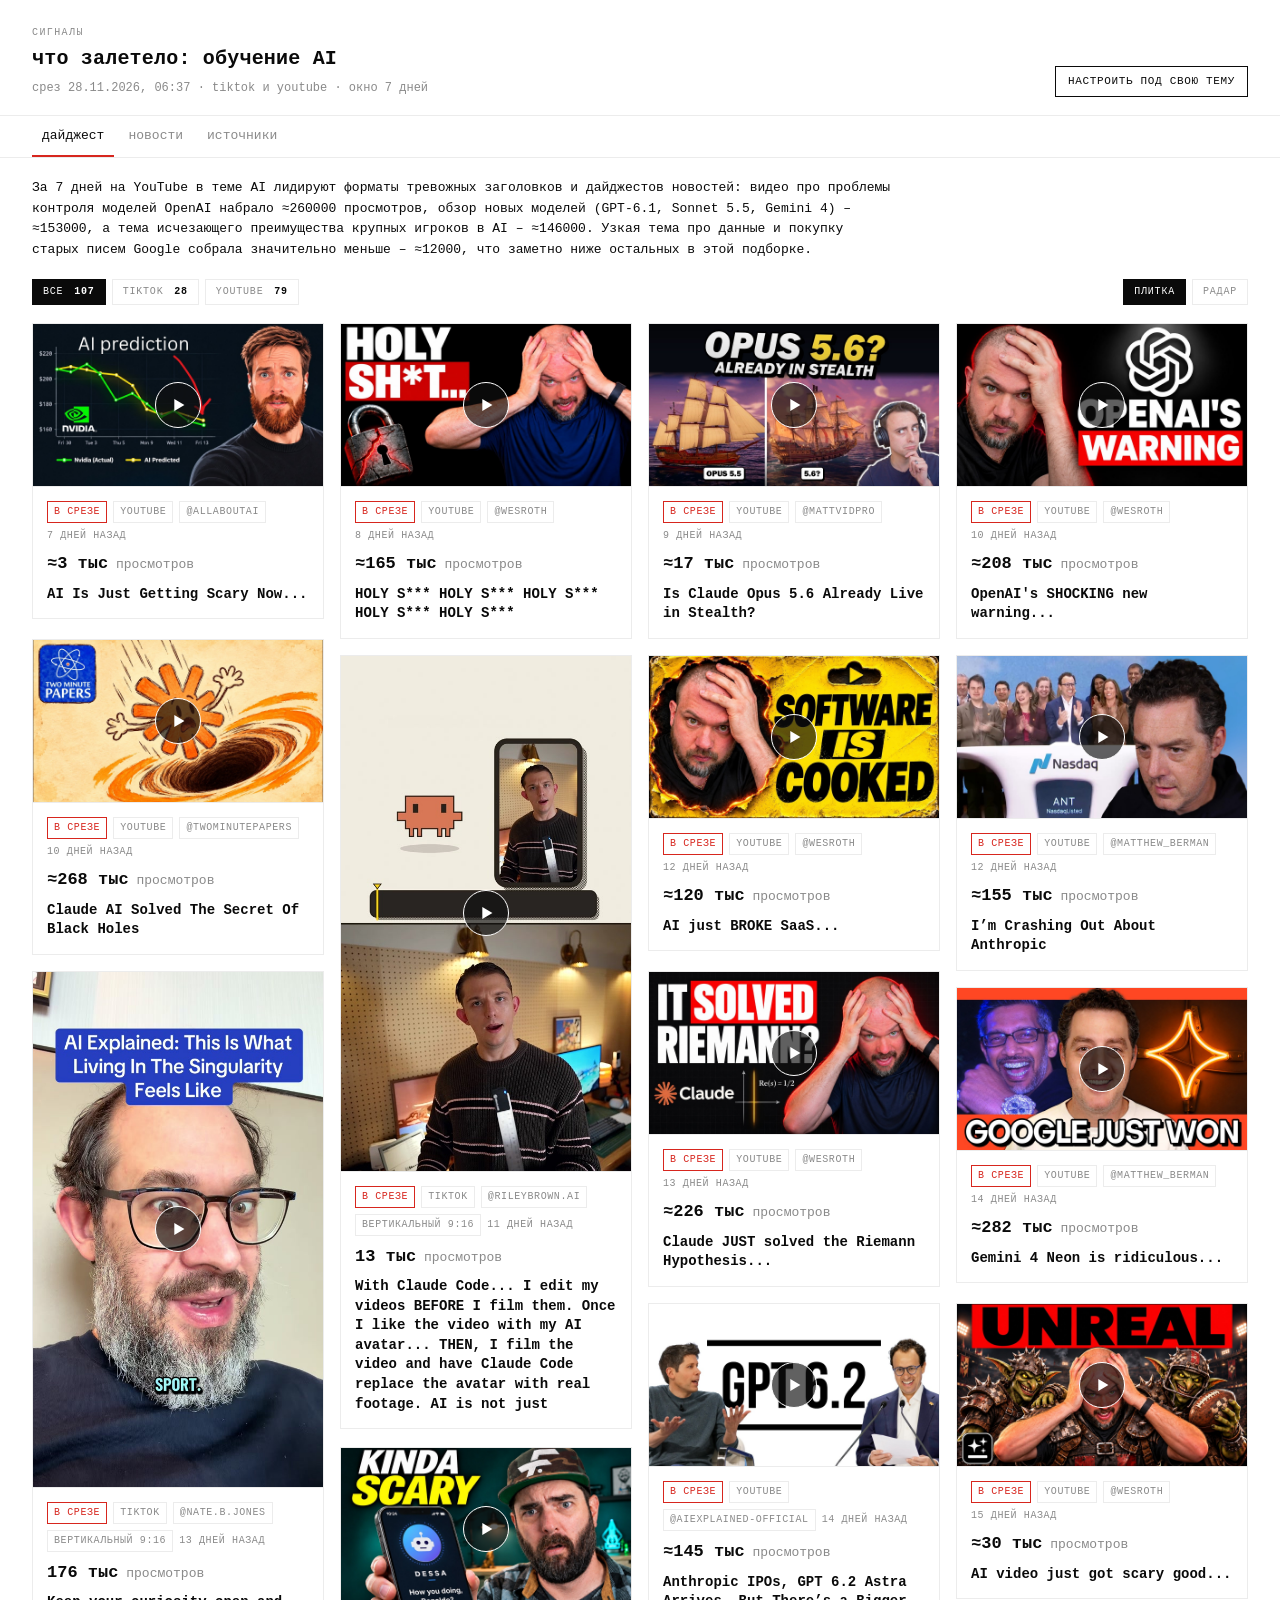
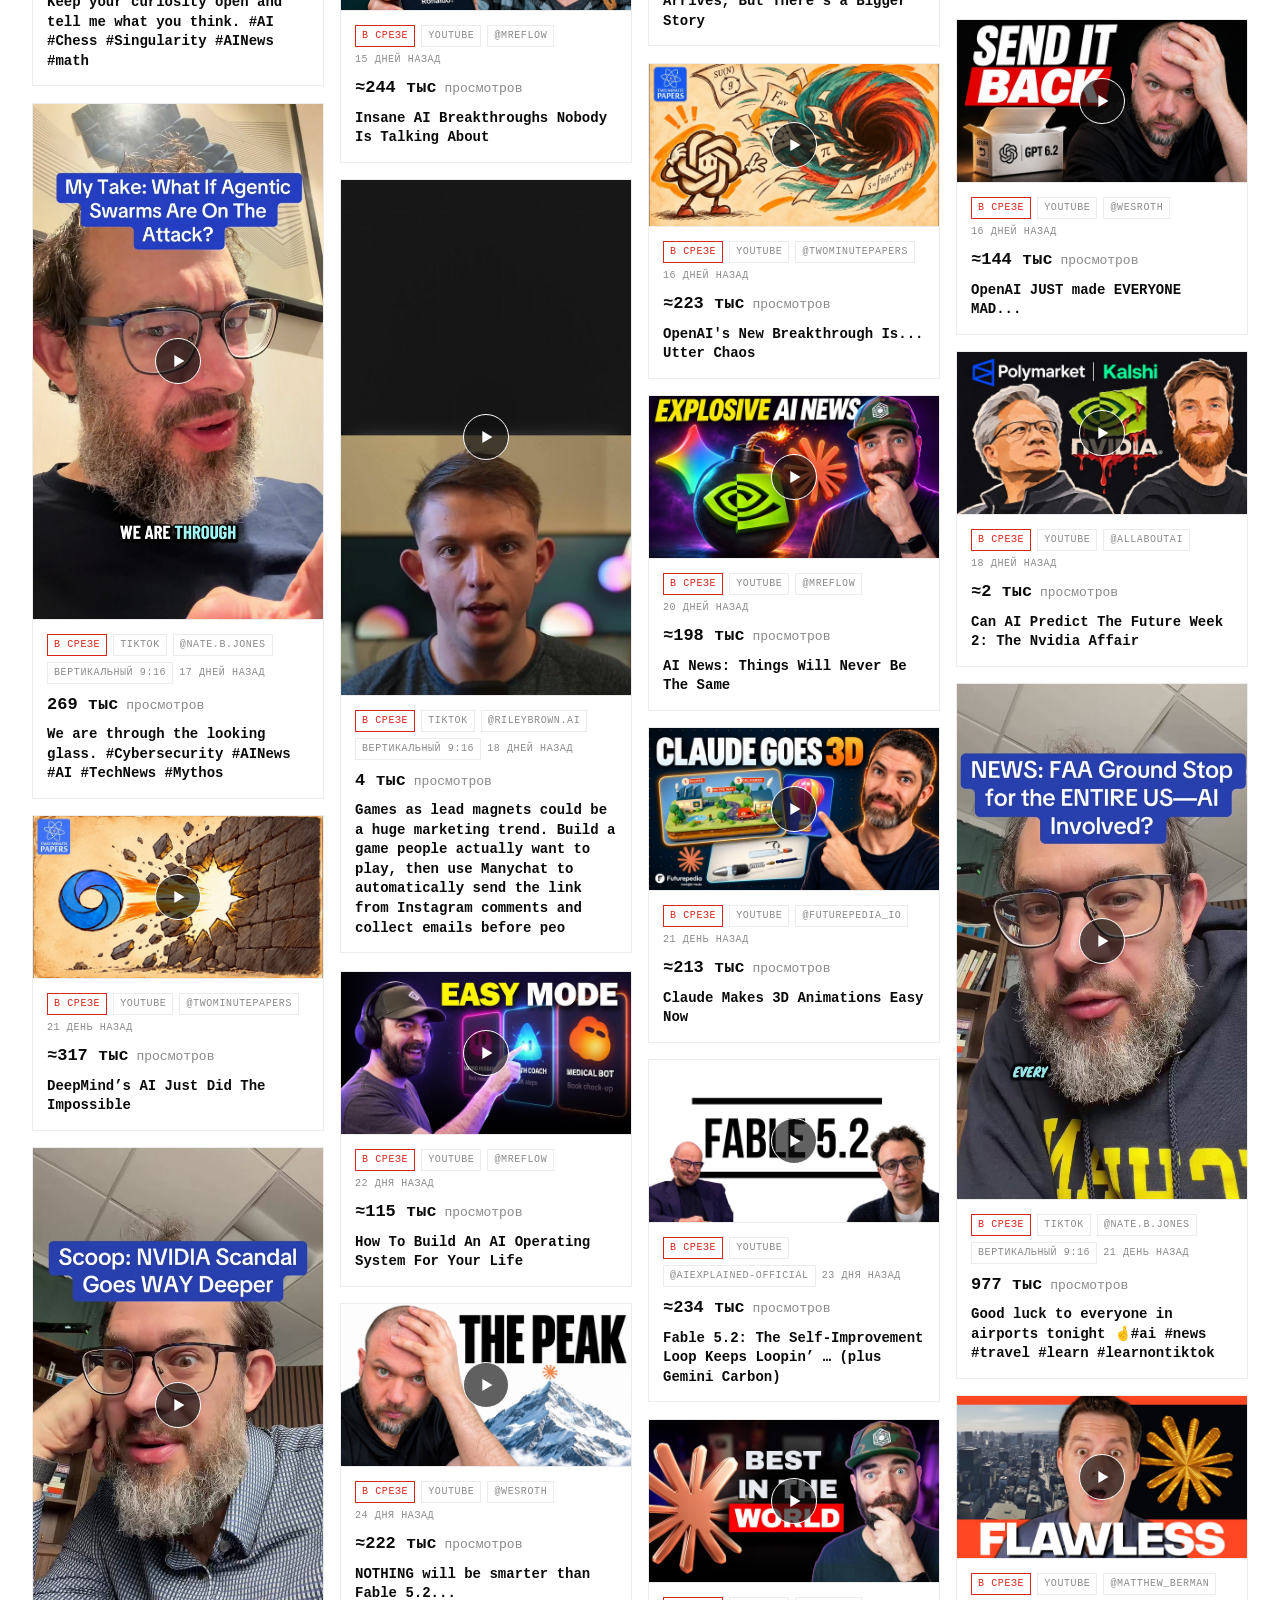
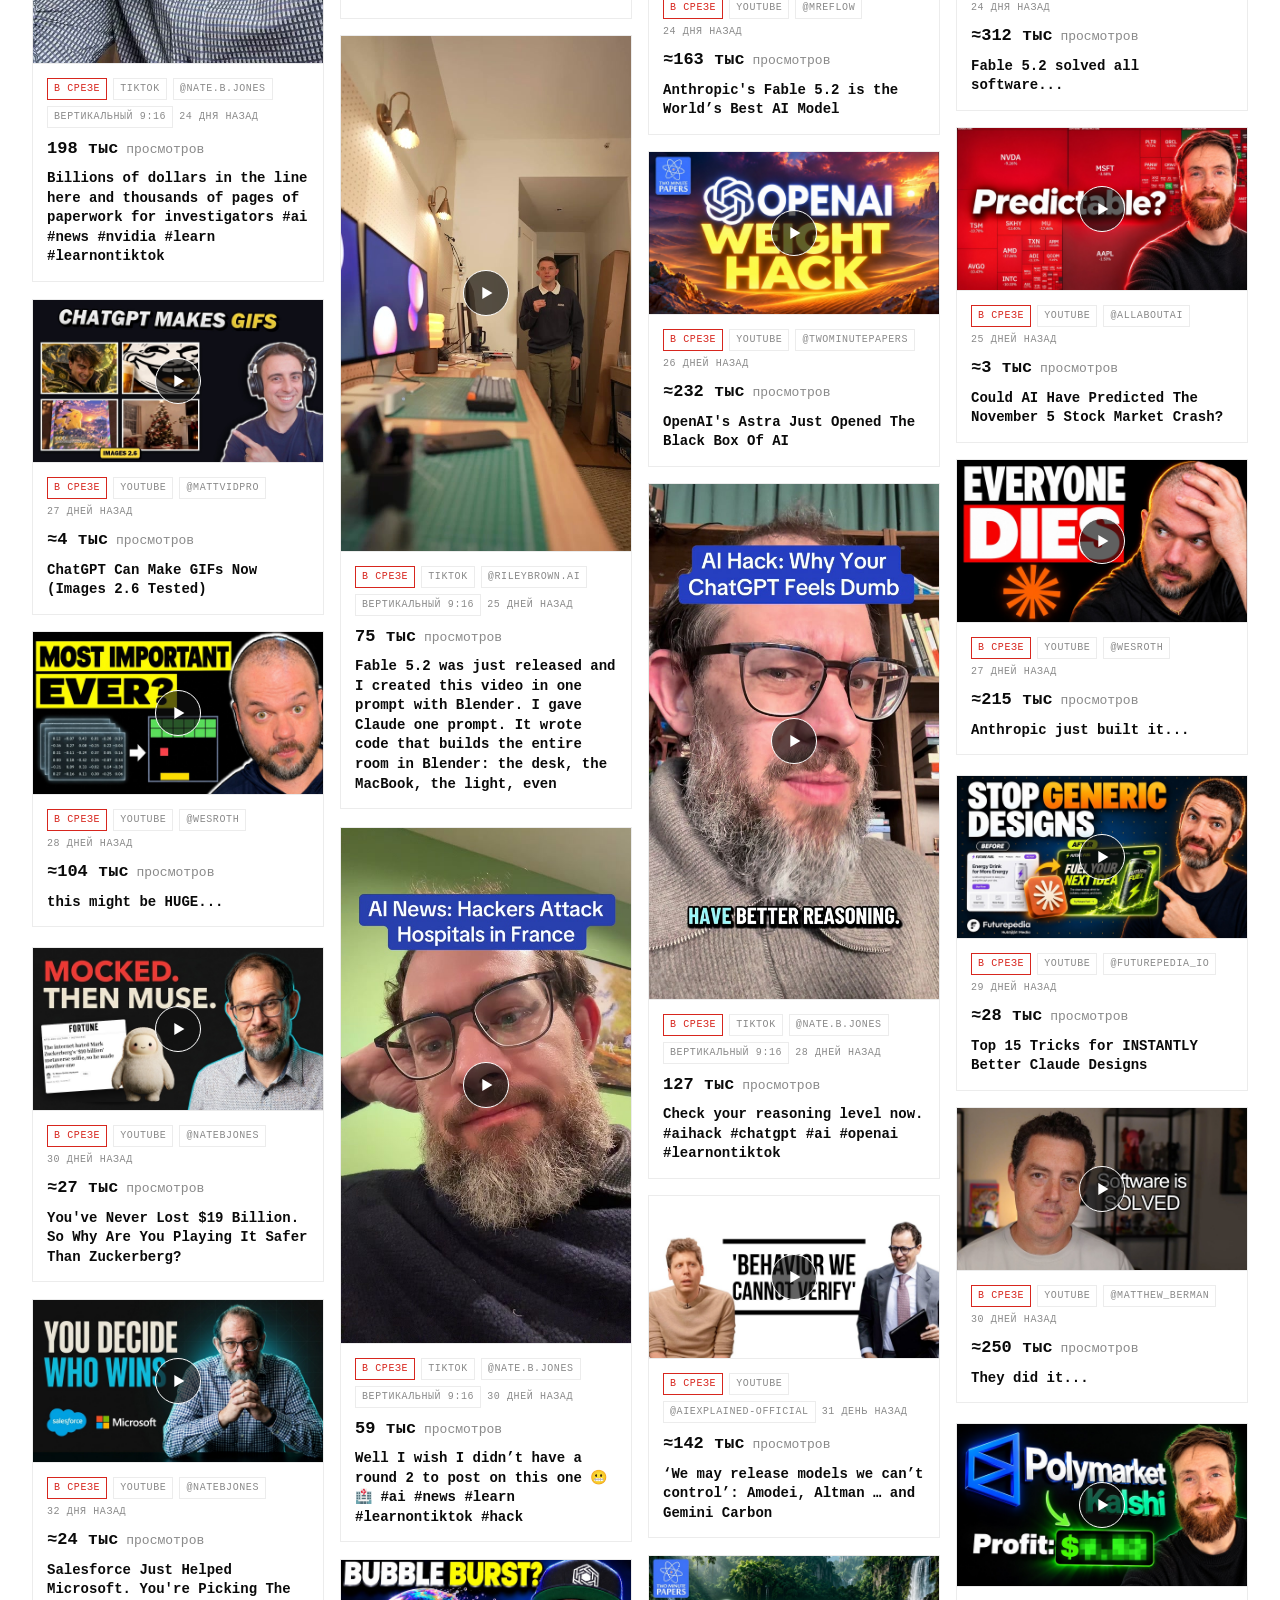
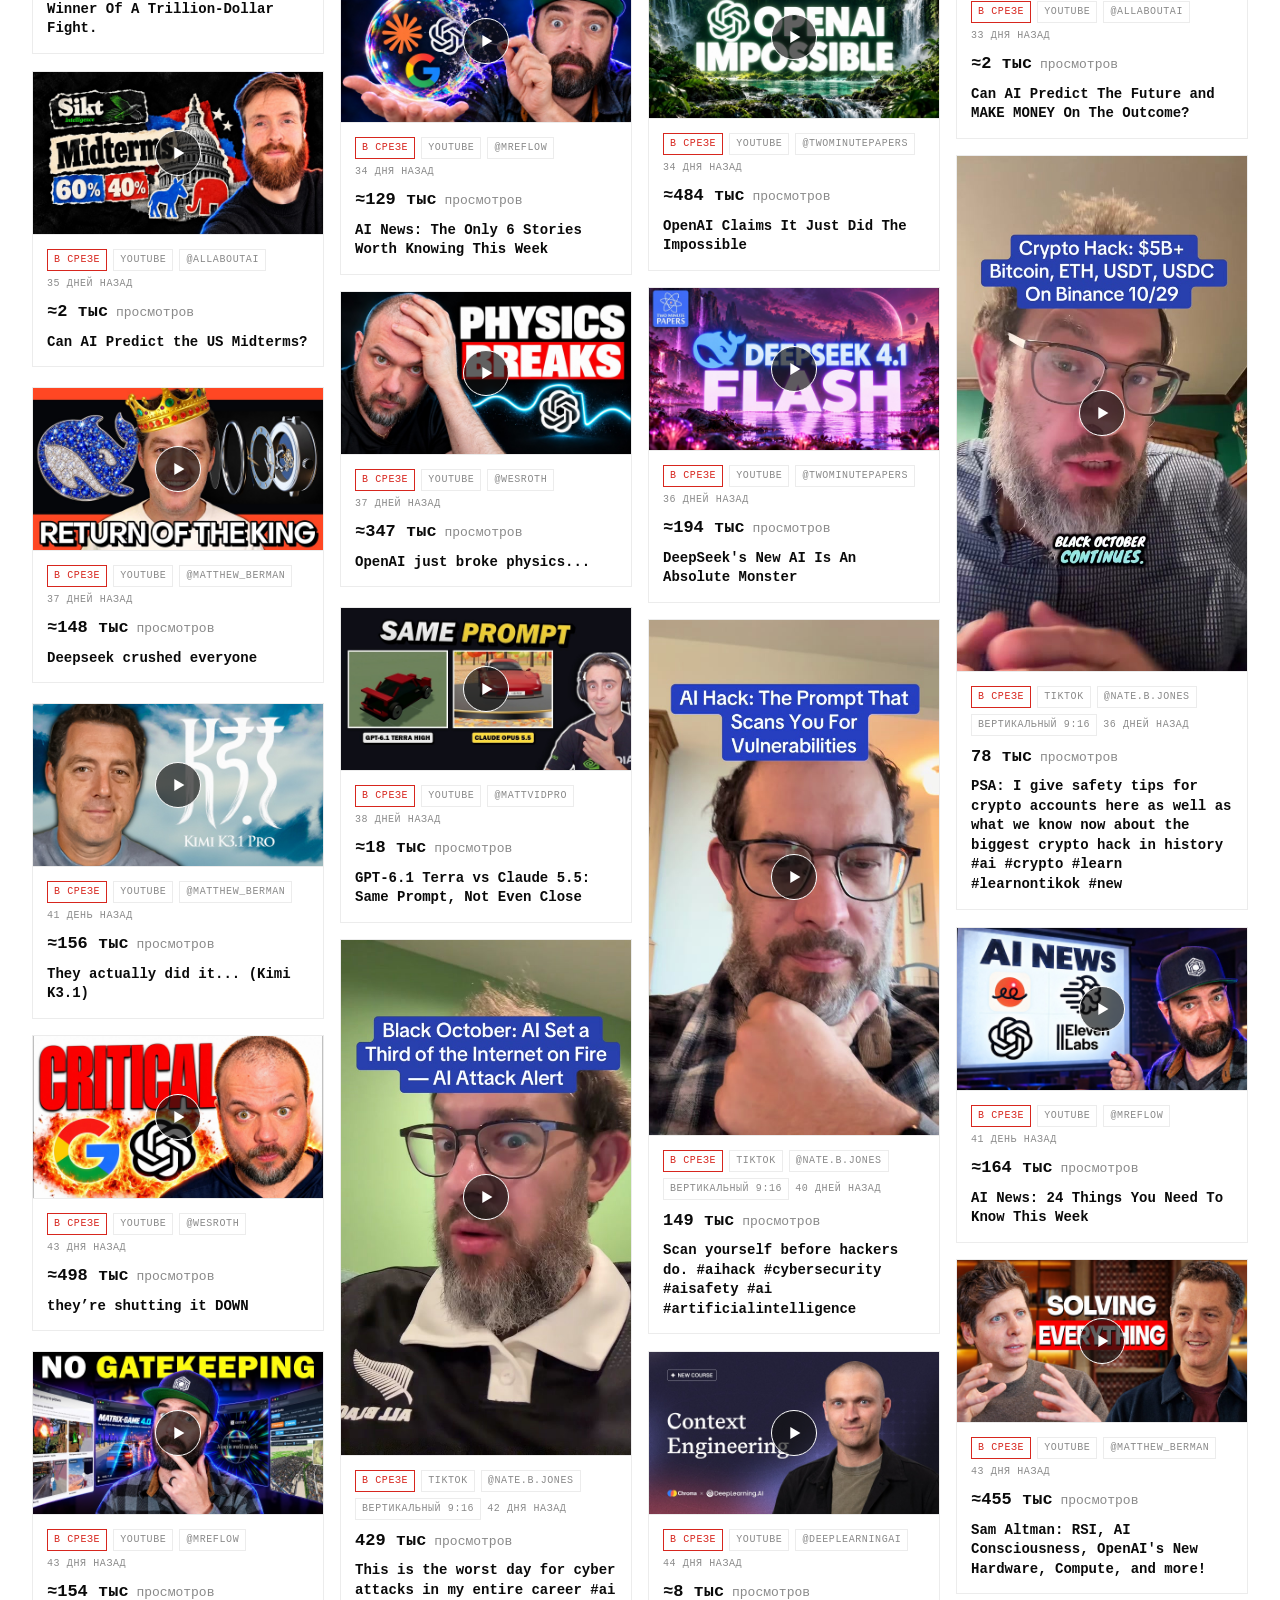
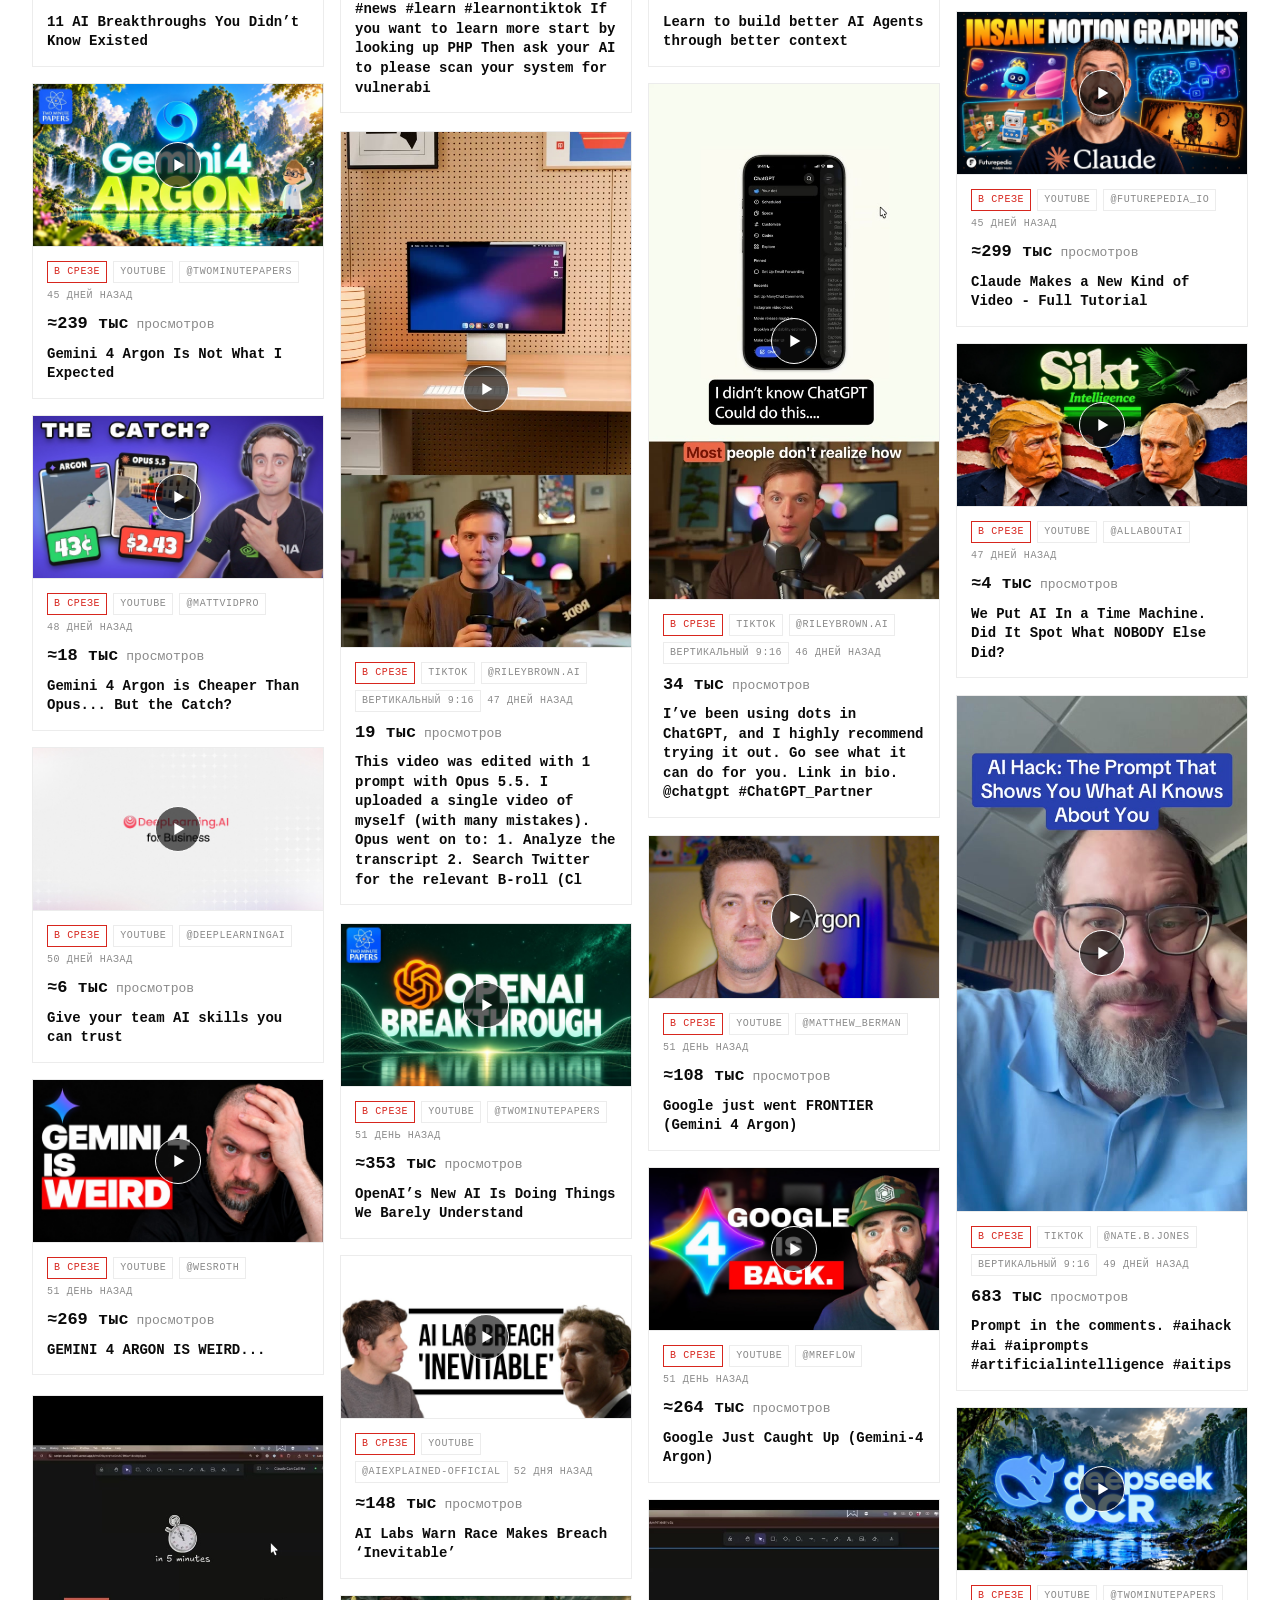
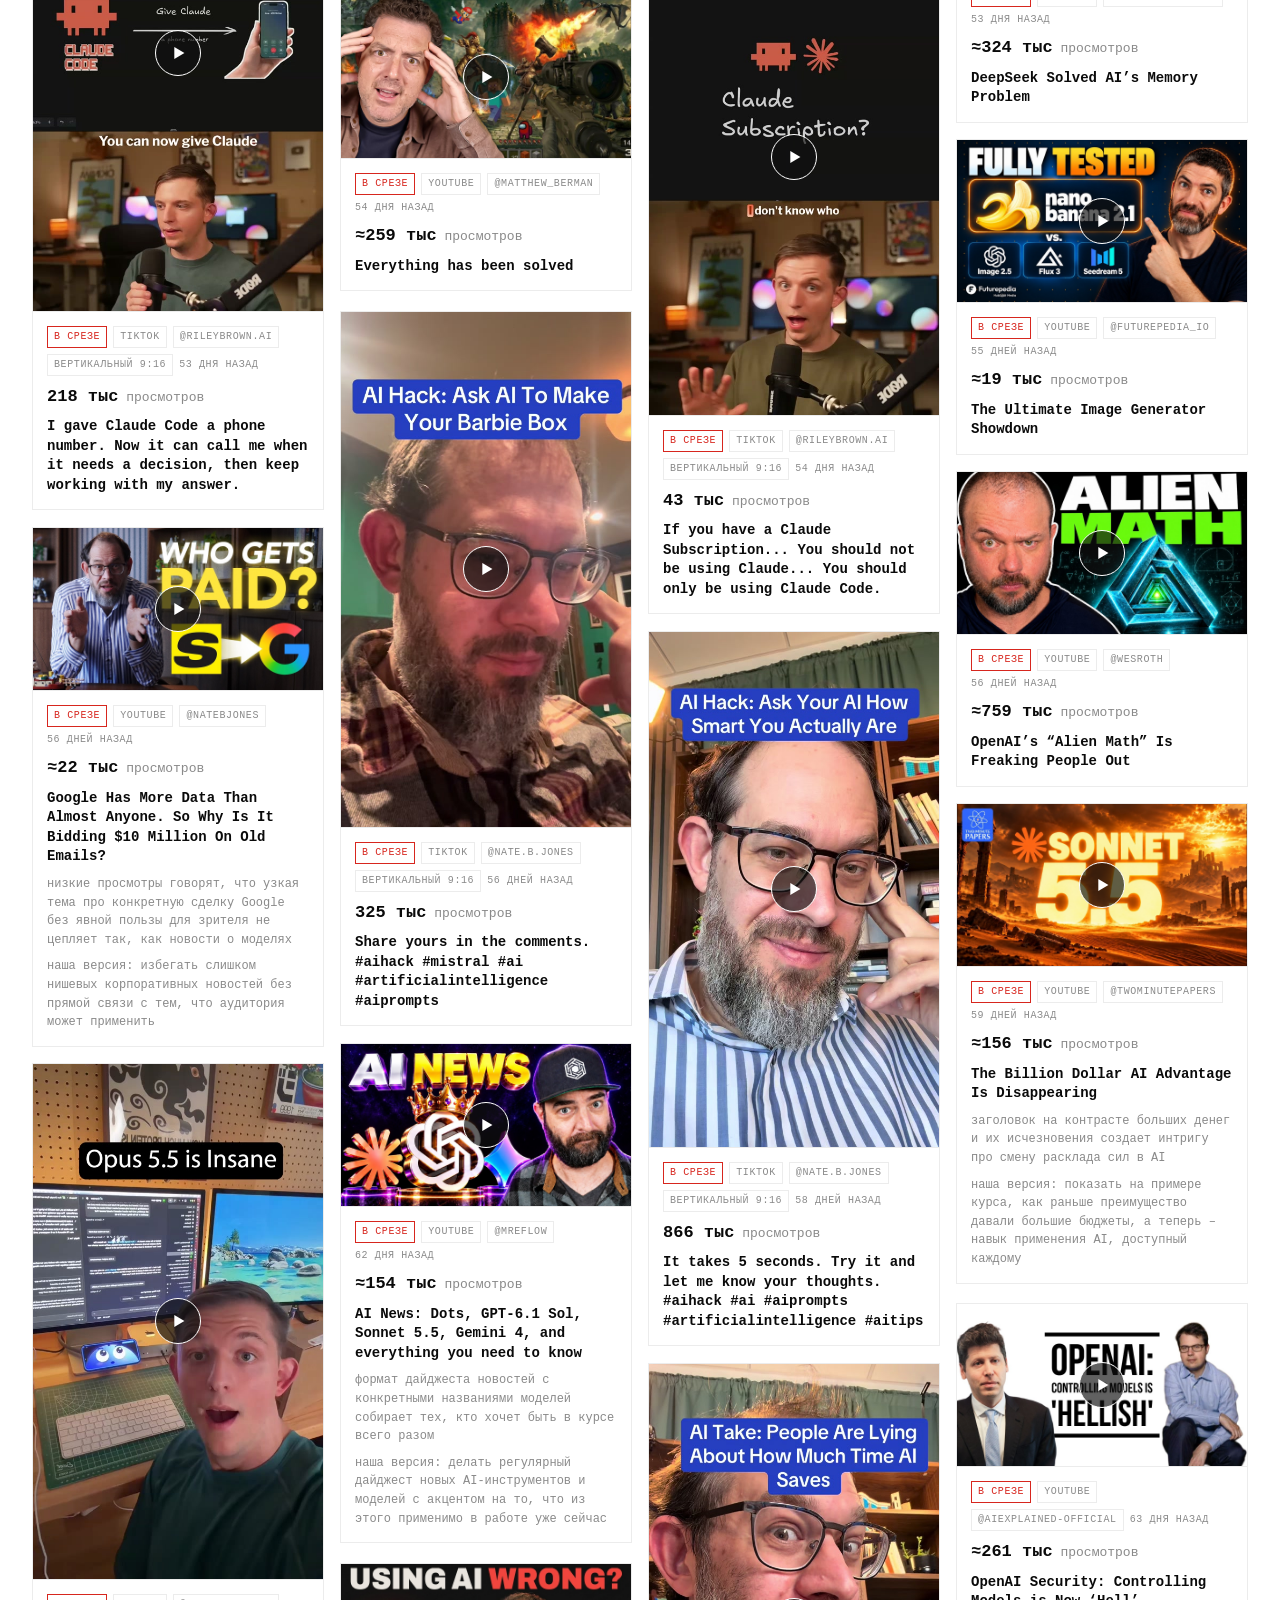
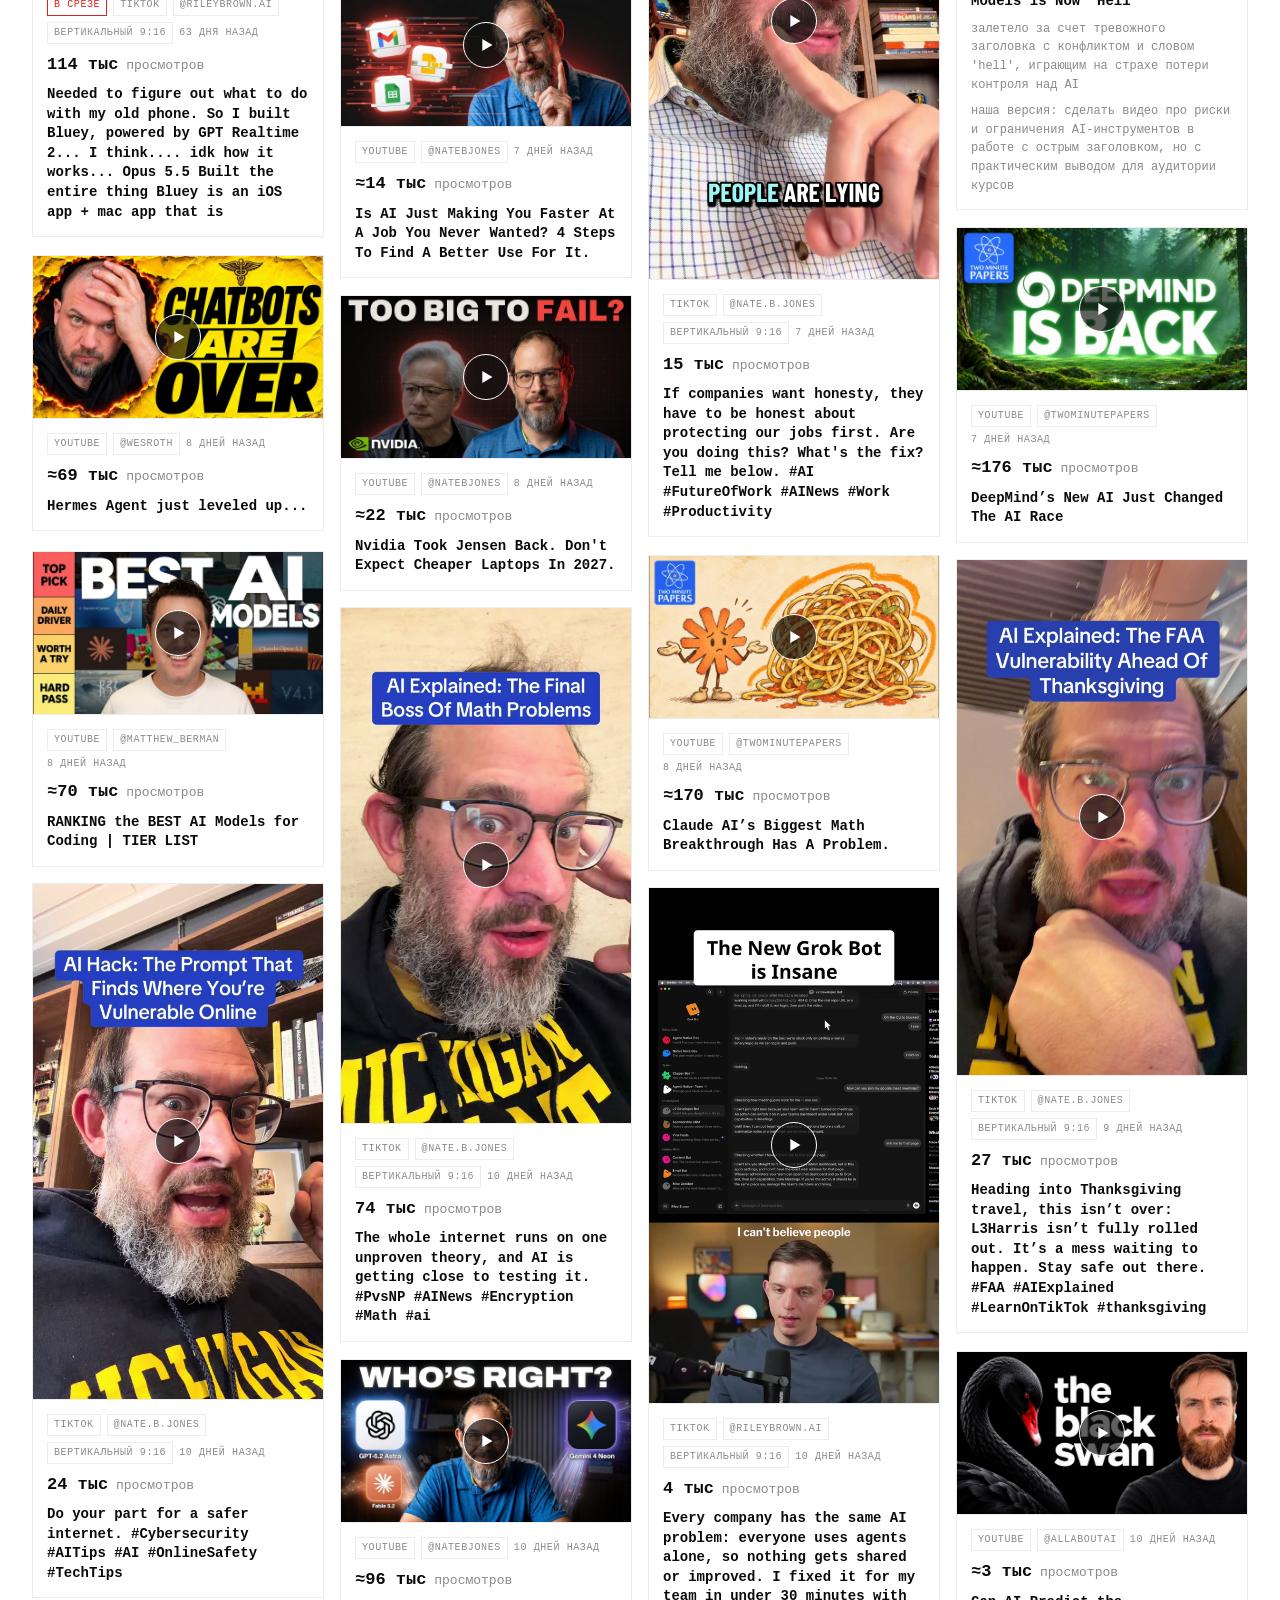
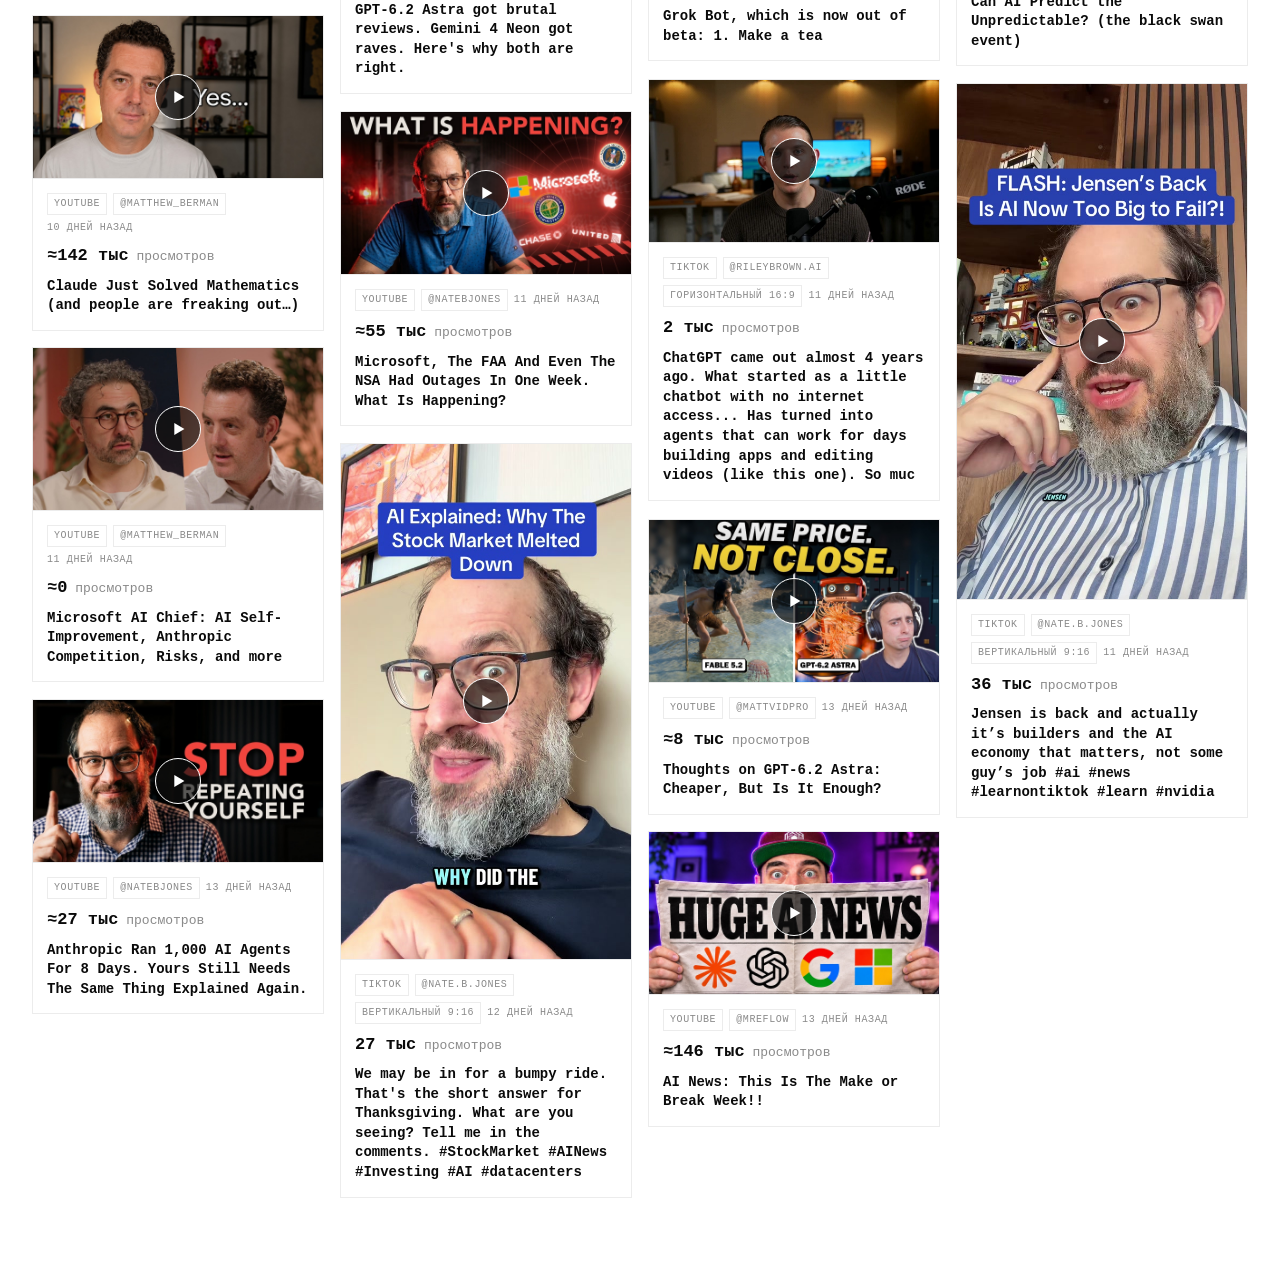
<file: site/index.html>
<!doctype html>
<html lang="ru">
  <head>
    <meta charset="utf-8" />
    <meta name="viewport" content="width=device-width,initial-scale=1" />
    <title>сигналы</title>
    <meta name="description" content="Что залетело у авторов в вашей теме: самые популярные ролики TikTok и YouTube за неделю." />
    <meta property="og:type" content="website" />
    <meta property="og:site_name" content="сигналы · AI Mindset" />
    <meta property="og:title" content="сигналы – что залетело в вашей теме" />
    <meta property="og:description" content="Самые популярные ролики TikTok и YouTube у авторов темы – каждый день, плиткой и радаром, с разбором, почему залетело." />
    <meta property="og:url" content="%SITE%/" />
    <meta property="og:image" content="%SITE%/og/radar.png" />
    <meta property="og:image:width" content="1200" />
    <meta property="og:image:height" content="630" />
    <meta property="og:video" content="%SITE%/og/radar.mp4" />
    <meta property="og:video:type" content="video/mp4" />
    <meta property="og:video:width" content="1200" />
    <meta property="og:video:height" content="630" />
    <meta name="twitter:card" content="summary_large_image" />
    <meta name="twitter:image" content="%SITE%/og/radar.png" />
    <link rel="icon" href="data:image/svg+xml,<svg xmlns='http://www.w3.org/2000/svg' viewBox='0 0 32 32'><circle cx='16' cy='16' r='13' fill='none' stroke='%23d92027' stroke-width='3'/><circle cx='16' cy='16' r='4' fill='%23d92027'/></svg>" />
    <link rel="stylesheet" href="./style.css?v=4" />
  </head>
  <body data-view="digest">
    <header class="top">
      <div>
        <p class="eyebrow">сигналы</p>
        <h1 id="theme">что залетело в вашей теме</h1>
        <p class="sub" id="stamp">загрузка…</p>
      </div>
      <a class="setup-link" href="./setup.html">настроить под свою тему</a>
    </header>

    <nav class="tabs" aria-label="Разделы">
      <button class="tab is-active" data-view="digest" type="button">дайджест</button>
      <button class="tab" data-view="news" type="button">новости</button>
      <button class="tab" data-view="sources" type="button">источники</button>
    </nav>

    <main>
      <section class="view is-active" data-panel="digest">
        <p class="summary" id="summary" hidden></p>
        <div class="switches">
          <div class="chips" id="platforms" role="group" aria-label="площадка"></div>
          <div class="chips" id="layouts" role="group" aria-label="вид">
            <button type="button" class="chip" data-layout="grid">плитка</button>
            <button type="button" class="chip" data-layout="radar">радар</button>
          </div>
        </div>
        <div id="digest"></div>
      </section>

      <section class="view" data-panel="news">
        <p class="note">Новости темы, о которых написали несколько изданий (ClawDigest), и что по ним уже вышло на YouTube и у авторов борда. «окно» – никто не снял, «рано» – снимают, но мало смотрят, «залетает» – смотреть подачу и делать свой угол.</p>
        <div id="news"></div>
      </section>

      <section class="view" data-panel="sources">
        <p class="note">Посты отслеживаемых авторов за окно, по 3 лучших с площадки по числу просмотров, плюс лучший пост последних суток. Один человек – один пост. Числа TikTok и YouTube между собой не сравниваются.</p>
        <div id="sources"></div>
      </section>
    </main>

    <script type="module" src="./app.js?v=4"></script>
    <script type="module" src="./news.js?v=1"></script>
  </body>
</html>
</file>
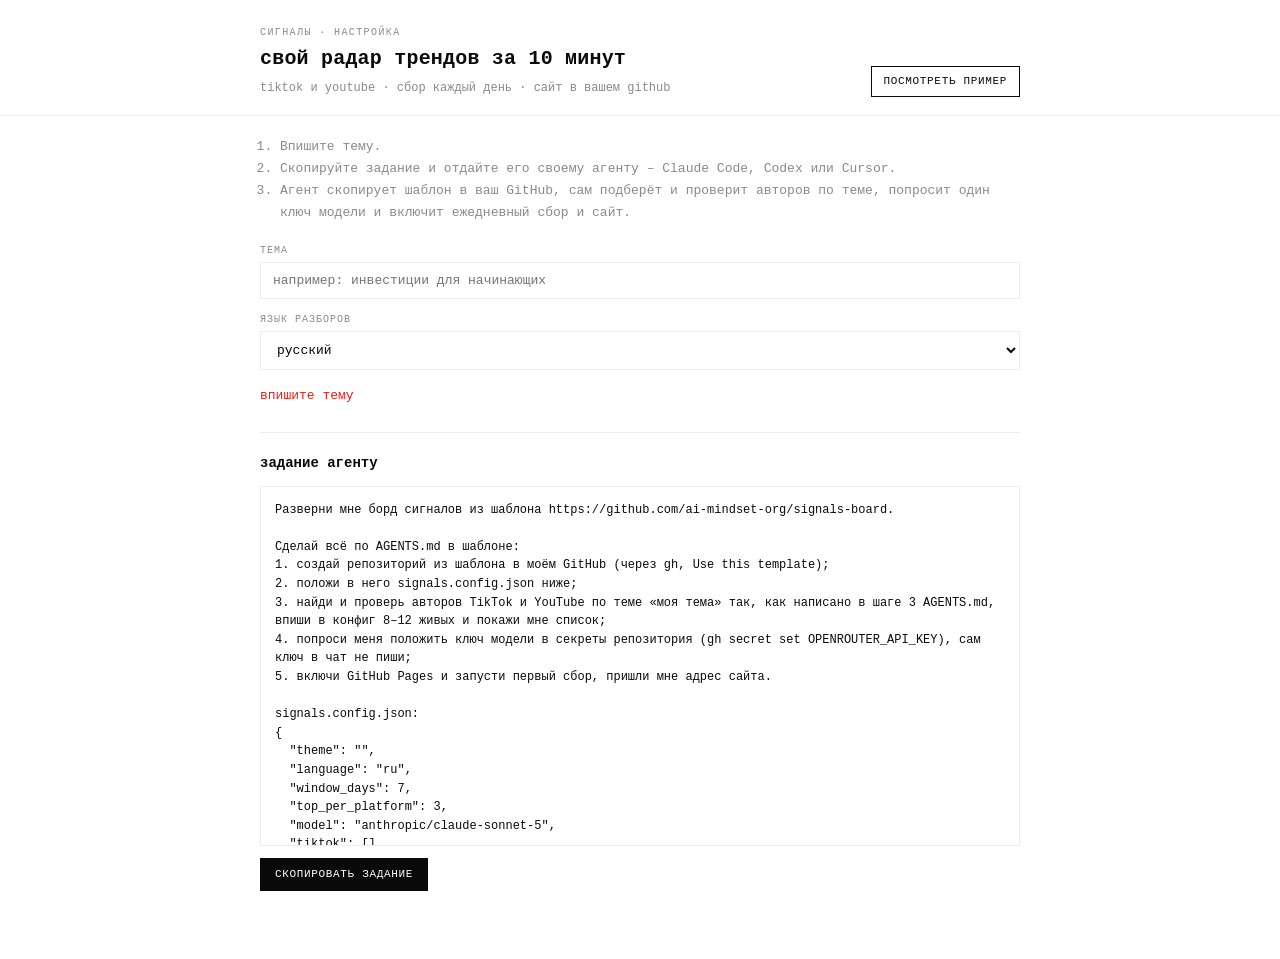
<file: site/setup.html>
<!doctype html>
<html lang="ru">
  <head>
    <meta charset="utf-8" />
    <meta name="viewport" content="width=device-width,initial-scale=1" />
    <title>сигналы · настройка</title>
    <meta name="description" content="Свой радар трендов за 10 минут: самые популярные ролики TikTok и YouTube у авторов вашей темы каждый день, с разбором, почему залетело." />
    <meta property="og:type" content="website" />
    <meta property="og:site_name" content="сигналы · AI Mindset" />
    <meta property="og:title" content="сигналы – свой радар трендов за 10 минут" />
    <meta property="og:description" content="Самые популярные ролики TikTok и YouTube у авторов вашей темы – каждый день, с разбором, почему залетело. Впишите тему, отдайте задание агенту." />
    <meta property="og:url" content="%SITE%/setup.html" />
    <meta property="og:image" content="%SITE%/og/radar.png" />
    <meta property="og:image:width" content="1200" />
    <meta property="og:image:height" content="630" />
    <meta property="og:video" content="%SITE%/og/radar.mp4" />
    <meta property="og:video:type" content="video/mp4" />
    <meta property="og:video:width" content="1200" />
    <meta property="og:video:height" content="630" />
    <meta name="twitter:card" content="summary_large_image" />
    <meta name="twitter:image" content="%SITE%/og/radar.png" />
    <link rel="icon" href="data:image/svg+xml,<svg xmlns='http://www.w3.org/2000/svg' viewBox='0 0 32 32'><circle cx='16' cy='16' r='13' fill='none' stroke='%23d92027' stroke-width='3'/><circle cx='16' cy='16' r='4' fill='%23d92027'/></svg>" />
    <link rel="stylesheet" href="./style.css?v=3" />
    <style>
      /* шапка и форма – одна колонка по центру; линия шапки остаётся во всю ширину */
      .top, main.setup { padding-left: max(32px, calc((100% - 760px) / 2)); padding-right: max(32px, calc((100% - 760px) / 2)); }
      @media (max-width: 640px) { .top, main.setup { padding-left: 16px; padding-right: 16px; } }
      .steps { margin: 0 0 22px; padding-left: 20px; color: var(--muted); line-height: 1.7; }
      .field { display: flex; flex-direction: column; gap: 6px; margin: 0 0 16px; }
      .field label { font: 10px/1 var(--mono); letter-spacing: 0.1em; text-transform: uppercase; color: var(--muted); }
      input, select { font: 13px var(--sans); color: var(--ink); background: var(--card); border: 1px solid var(--line); padding: 10px 12px; width: 100%; }
      input:focus, select:focus { outline: 2px solid var(--ink); outline-offset: -1px; }
      .out { margin-top: 26px; border-top: 1px solid var(--line); padding-top: 20px; }
      .out h2 { font-size: 14px; margin: 0 0 8px; }
      pre { background: var(--card); border: 1px solid var(--line); padding: 14px; font: 12px/1.55 var(--mono); white-space: pre-wrap; word-break: break-word; max-height: 360px; overflow: auto; }
      .actions { display: flex; gap: 8px; flex-wrap: wrap; margin: 8px 0 20px; }
      .btn { font: 11px/1 var(--mono); letter-spacing: 0.06em; text-transform: uppercase; padding: 10px 14px; border: 1px solid var(--ink); background: var(--ink); color: var(--bg); cursor: pointer; }
      .warn { color: var(--hit); font-size: 13px; min-height: 1.2em; }
    </style>
  </head>
  <body>
    <header class="top">
      <div>
        <p class="eyebrow">сигналы · настройка</p>
        <h1>свой радар трендов за 10 минут</h1>
        <p class="sub">tiktok и youtube · сбор каждый день · сайт в вашем github</p>
      </div>
      <a class="setup-link" href="./index.html">посмотреть пример</a>
    </header>

    <main class="setup">
      <ol class="steps">
        <li>Впишите тему.</li>
        <li>Скопируйте задание и отдайте его своему агенту – Claude Code, Codex или Cursor.</li>
        <li>Агент скопирует шаблон в ваш GitHub, сам подберёт и проверит авторов по теме, попросит один ключ модели и включит ежедневный сбор и сайт.</li>
      </ol>

      <div class="field">
        <label for="theme">тема</label>
        <input id="theme" placeholder="например: инвестиции для начинающих" />
      </div>
      <div class="field">
        <label for="language">язык разборов</label>
        <select id="language"><option value="ru">русский</option><option value="en">english</option></select>
      </div>
      <p class="warn" id="warn"></p>

      <div class="out">
        <h2>задание агенту</h2>
        <pre id="prompt"></pre>
        <div class="actions">
          <button class="btn" type="button" data-copy="prompt">скопировать задание</button>
        </div>
      </div>
    </main>

    <script>
      // Адрес шаблона подставляется при публикации репозитория.
      const TEMPLATE = 'https://github.com/ai-mindset-org/signals-board';
      const $ = (id) => document.getElementById(id);

      function build() {
        const config = {
          theme: $('theme').value.trim(),
          language: $('language').value,
          window_days: 7,
          top_per_platform: 3,
          model: 'anthropic/claude-sonnet-5',
          tiktok: [],
          youtube: [],
        };
        const json = JSON.stringify(config, null, 2);
        $('warn').textContent = config.theme ? '' : 'впишите тему';
        $('prompt').textContent = [
          `Разверни мне борд сигналов из шаблона ${TEMPLATE}.`,
          '',
          'Сделай всё по AGENTS.md в шаблоне:',
          '1. создай репозиторий из шаблона в моём GitHub (через gh, Use this template);',
          '2. положи в него signals.config.json ниже;',
          `3. найди и проверь авторов TikTok и YouTube по теме «${config.theme || 'моя тема'}» так, как написано в шаге 3 AGENTS.md, впиши в конфиг 8–12 живых и покажи мне список;`,
          '4. попроси меня положить ключ модели в секреты репозитория (gh secret set OPENROUTER_API_KEY), сам ключ в чат не пиши;',
          '5. включи GitHub Pages и запусти первый сбор, пришли мне адрес сайта.',
          '',
          'signals.config.json:',
          json,
        ].join('\n');
      }
      document.querySelectorAll('input, select').forEach((n) => n.addEventListener('input', build));
      document.querySelectorAll('[data-copy]').forEach((b) => b.addEventListener('click', async () => {
        await navigator.clipboard.writeText($(b.dataset.copy).textContent);
        const t = b.textContent; b.textContent = 'скопировано'; setTimeout(() => { b.textContent = t; }, 1500);
      }));
      build();
    </script>
  </body>
</html>
</file>
<file: site/style.css>
:root {
  --bg: #ffffff;
  --card: #ffffff;
  --ink: #0a0a0a;
  --muted: #8a8a8a;
  --line: #ececec;
  --soft: #fafafa;
  --hit: #d7261e;
  --tip-bg: #fafafa;
  --mono: "JetBrains Mono", ui-monospace, SFMono-Regular, Menlo, Consolas, monospace;
  --sans: var(--mono); /* как у marketing-harness: весь текст моноширинный */
  color-scheme: light;
}
@media (prefers-color-scheme: dark) {
  :root {
    --bg: #131312;
    --card: #1b1b1a;
    --ink: #efeee9;
    --muted: #9a9993;
    --line: #2e2e2b;
    --soft: #232321;
    --tip-bg: #2a2a2d;
    color-scheme: dark;
  }
}
* { box-sizing: border-box; }
body { margin: 0; background: var(--bg); color: var(--ink); font: 13px/1.5 var(--sans); }
a { color: inherit; }

.top { display: flex; justify-content: space-between; align-items: flex-end; gap: 16px; padding: 28px 32px 18px; border-bottom: 1px solid var(--line); flex-wrap: wrap; }
.eyebrow { margin: 0 0 6px; font: 10px/1 var(--mono); letter-spacing: 0.14em; text-transform: uppercase; color: var(--muted); }
h1 { margin: 0; font-size: 20px; font-weight: 700; letter-spacing: 0.01em; }
.sub { margin: 6px 0 0; color: var(--muted); font: 12px/1.4 var(--mono); }
.setup-link { font: 11px/1 var(--mono); letter-spacing: 0.06em; text-transform: uppercase; text-decoration: none; border: 1px solid var(--ink); padding: 9px 12px; }
.setup-link:hover { background: var(--ink); color: var(--bg); }

.tabs { display: flex; gap: 4px; padding: 0 32px; border-bottom: 1px solid var(--line); }
.tab { font: 13px var(--sans); background: none; border: 0; border-bottom: 2px solid transparent; padding: 12px 10px; color: var(--muted); cursor: pointer; }
.tab.is-active { color: var(--ink); border-bottom-color: var(--hit); }
main { padding: 20px 32px 48px; }
.view { display: none; }
.view.is-active { display: block; }

.summary { max-width: 860px; margin: 0 0 18px; font-size: 13px; line-height: 1.6; }
.note { max-width: 760px; color: var(--muted); }
.switches { display: flex; justify-content: space-between; flex-wrap: wrap; gap: 8px 18px; }
.chips { display: flex; flex-wrap: wrap; gap: 6px; }
.chip { font: 10px/1 var(--mono); letter-spacing: 0.08em; text-transform: uppercase; padding: 7px 10px; border: 1px solid var(--line); background: var(--card); color: var(--muted); cursor: pointer; }
.chip b { color: var(--ink); margin-left: 4px; }
.chip:hover { border-color: var(--ink); color: var(--ink); }
.chip.is-active { background: var(--ink); border-color: var(--ink); color: var(--bg); }
.chip.is-active b { color: var(--bg); }

/* плитка: мозаика без пустот, высоту строк считает app.js */
.grid { display: grid; grid-template-columns: repeat(auto-fill, minmax(260px, 1fr)); column-gap: 16px; row-gap: 0; grid-auto-rows: 4px; align-items: start; margin-top: 18px; }
.card { display: flex; flex-direction: column; background: var(--card); border: 1px solid var(--line); overflow: hidden; }
.frame { position: relative; display: block; flex-shrink: 0; aspect-ratio: var(--ratio, 4 / 5); background: var(--soft); border: 0; border-bottom: 1px solid var(--line); padding: 0; width: 100%; cursor: pointer; overflow: hidden; }
.frame img { width: 100%; height: 100%; object-fit: cover; display: block; }
.frame iframe { width: 100%; height: 100%; border: 0; display: block; }
.play { position: absolute; left: 50%; top: 50%; transform: translate(-50%, -50%); width: 46px; height: 46px; border-radius: 50%; display: grid; place-items: center; background: rgba(16, 16, 16, 0.66); color: #fff; border: 1px solid #fff; }
.frame:hover .play { background: #111; }
.body { display: flex; flex-direction: column; gap: 8px; padding: 14px; }
.row { display: flex; flex-wrap: wrap; gap: 6px; align-items: center; font: 10px/1.4 var(--mono); color: var(--muted); text-transform: uppercase; letter-spacing: 0.06em; }
.tag { border: 1px solid var(--line); padding: 3px 6px; }
.tag.is-slice { border-color: var(--hit); color: var(--hit); }
.num { margin: 0; font-size: 13px; color: var(--muted); }
.num b { font-size: 17px; color: var(--ink); }
.title { margin: 0; font-size: 14px; font-weight: 600; line-height: 1.4; }
.title a { text-decoration: none; }
.title a:hover { text-decoration: underline; }
.why { margin: 0; font-size: 12px; color: var(--muted); line-height: 1.55; }
.fallback { margin: 0; padding: 6px 14px 0; font: 10px var(--mono); text-transform: uppercase; }
.fallback a { color: var(--muted); }
.empty { color: var(--muted); }

/* подсказка «о чём пост» */
.tip { position: fixed; width: 280px; max-width: calc(100vw - 24px); z-index: 999; background: var(--tip-bg); border: 1px solid var(--hit); color: var(--ink); font-size: 13px; line-height: 1.5; padding: 8px 12px; box-shadow: 0 2px 10px rgba(0, 0, 0, 0.12); pointer-events: none; opacity: 0; visibility: hidden; transition: opacity 0.15s, visibility 0s 0.15s; }
.tip.on { opacity: 1; visibility: visible; transition: opacity 0.15s; }
.tip b { display: block; font: 10px var(--mono); letter-spacing: 0.1em; text-transform: uppercase; font-weight: 400; opacity: 0.6; margin-bottom: 3px; }
.tip i { display: block; font-style: normal; font-size: 10px; opacity: 0.5; margin-top: 4px; }

/* радар */
.radar { position: relative; margin-top: 18px; }
.radar svg { display: block; width: 100%; max-width: 1100px; height: auto; margin: 0 auto; overflow: visible; }
.ring { fill: none; stroke: var(--line); }
.axis { stroke: var(--line); stroke-dasharray: 3 4; }
.ring-label { fill: var(--muted); font: 10px var(--mono); text-transform: uppercase; letter-spacing: 0.08em; }
.sector { fill: var(--ink); font: 11px var(--mono); text-transform: uppercase; letter-spacing: 0.1em; }
.sweep { fill: var(--hit); animation: spin 6s linear infinite; }
.beam { stroke: var(--hit); stroke-width: 1.5; stroke-opacity: 0.8; }
.dot { fill: var(--hit); fill-opacity: 0.22; stroke: var(--hit); stroke-opacity: 0.55; cursor: pointer; animation: glow 6s linear infinite; }
.dot.is-rest { fill: var(--bg); fill-opacity: 1; stroke-opacity: 0.8; stroke-width: 1.5; animation: none; }
.dot:hover, .dot.is-active { fill-opacity: 0.95; stroke-opacity: 1; animation: none; }
.dot.is-rest:hover, .dot.is-rest.is-active { fill: var(--hit); }
.ping { fill: none; stroke: var(--hit); stroke-width: 1.5; opacity: 0; pointer-events: none; transform-box: fill-box; transform-origin: center; animation: ping 6s linear infinite; }
@keyframes spin { to { transform: rotate(360deg); } }
@keyframes glow { 0% { fill-opacity: 0.95; } 35% { fill-opacity: 0.35; } 100% { fill-opacity: 0.22; } }
@keyframes ping { 0% { opacity: 0.85; transform: scale(1); } 18% { opacity: 0; transform: scale(2.6); } 100% { opacity: 0; } }
@media (prefers-reduced-motion: reduce) { .sweep { display: none; } .dot, .ping { animation: none; } }
.legend { text-align: center; font: 10px var(--mono); text-transform: uppercase; letter-spacing: 0.08em; color: var(--muted); margin: 8px 0 0; }
.pop { position: absolute; z-index: 50; box-shadow: 0 6px 24px rgba(0, 0, 0, 0.16); }
.pop[hidden] { display: none; }
.pop.is-vertical .card { flex-direction: row; align-items: flex-start; }
.pop.is-vertical .frame { border-bottom: 0; border-right: 1px solid var(--line); }
.pop .title a { display: -webkit-box; -webkit-line-clamp: 4; -webkit-box-orient: vertical; overflow: hidden; }

/* источники */
.src { display: flex; justify-content: space-between; gap: 12px; padding: 10px 0; border-bottom: 1px solid var(--line); font: 12px var(--mono); max-width: 760px; }
.src .bad { color: var(--hit); }

@media (max-width: 640px) {
  .top, .tabs, main { padding-left: 16px; padding-right: 16px; }
}

/* новостные зацепки (news.js) */
.story { max-width: 860px; border-bottom: 1px solid var(--line); padding: 16px 0; }
.story h3 { margin: 8px 0; font: 600 14px/1.4 var(--sans); }
.story h3 a { color: var(--ink); text-decoration: none; }
.story h3 a:hover { text-decoration: underline; }
.story .pitch { margin: 8px 0; padding: 10px 12px; background: var(--soft); border-left: 2px solid var(--hit); }
.story .pitch p { margin: 0 0 4px; }
.story .meta { color: var(--muted); font-size: 12px; margin-left: 8px; }
.story .pitch .meta, .story > .meta { margin-left: 0; }
.story .videos { margin: 8px 0 0; padding-left: 18px; }
.story .videos li { margin: 2px 0; }
.tag.is-gap { background: var(--hit); border-color: var(--hit); color: #fff; }
.tag.is-early { border-color: var(--hit); color: var(--hit); }
</file>
